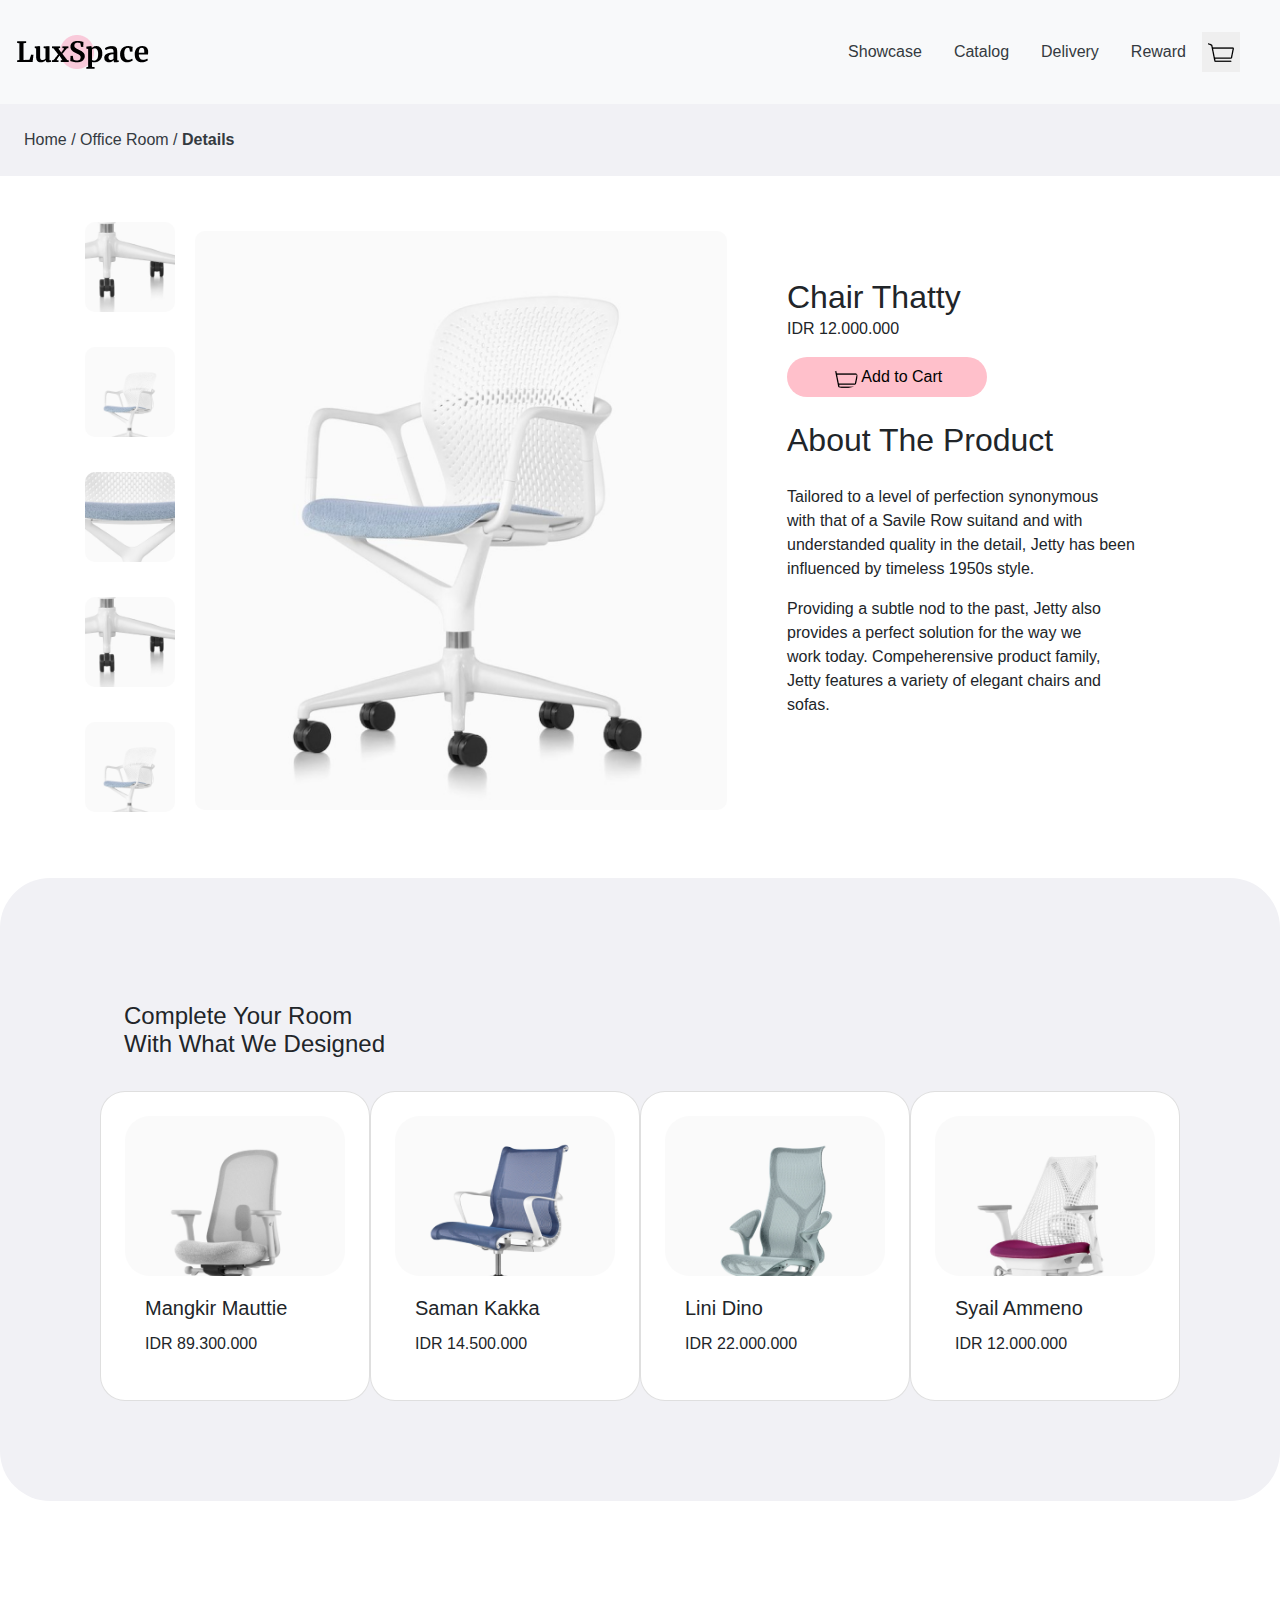
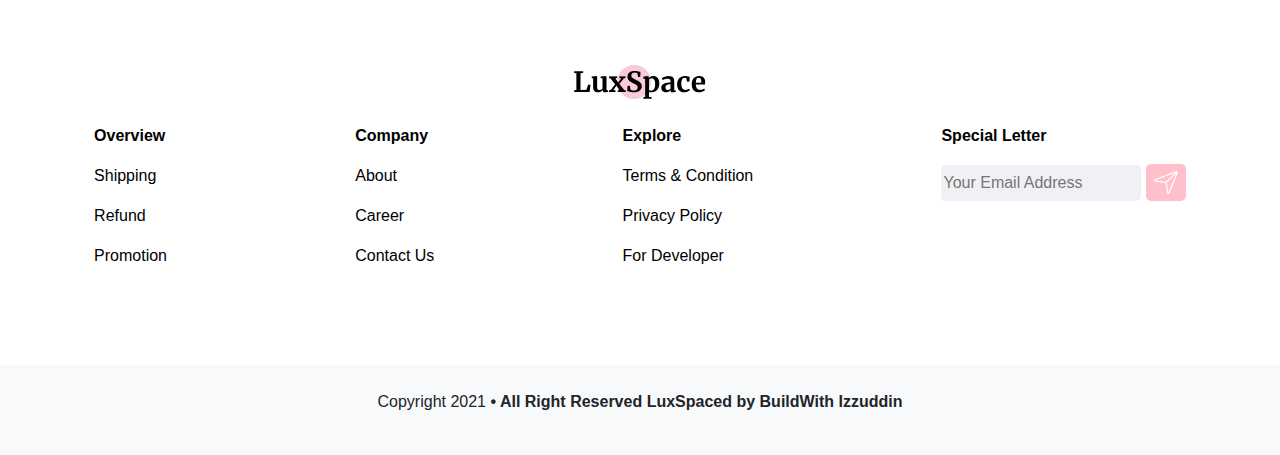
<file: BasicCSSBotstrap/index.html>
<!DOCTYPE html>
<html lang="en">
  <head>
    <meta charset="UTF-8" />
    <meta http-equiv="X-UA-Compatible" content="IE=edge" />
    <meta name="viewport" content="width=device-width, initial-scale=1.0" />
    <link rel="stylesheet" href="https://cdn.jsdelivr.net/npm/bootstrap@4.0.0/dist/css/bootstrap.min.css"/>
    <link rel="stylesheet" href="css/style.css" />
    <title>CSS Practice</title>
  </head>
  <body>
    <nav class="navbar navbar-light bg-light justify-content-between">
        <div>
            <img src="assets/logo.png" alt="">
        </div>   
        <div class="d-flex p-4">
            <a class="nav-link text-dark" href="#">Showcase</a>
            <a class="nav-link text-dark" href="#">Catalog</a>
            <a class="nav-link text-dark" href="#">Delivery</a>
            <a class="nav-link text-dark" href="#">Reward</a> 
           <button style="border: 0px;"><img src="assets/cart-icon.png" alt=""></button> 
        </div>
      </nav>

    <div class="header p-4">
        <a class="text-dark" href="#" style="font-family: Verdana, Geneva, Tahoma, sans-serif;" >Home /</a>
        <a class="text-dark" href="#" style="font-family: Verdana, Geneva, Tahoma, sans-serif;">Office Room /</a>
        <a class=" text-dark" href="#"style="font-family: Verdana, Geneva, Tahoma, sans-serif;"><b>Details</b></a>
    </div>

    <div class="container">
      <div class="d-flex flex-column justify-content-around mt-4" style="width: 90px;">
        <img src="assets/side-1.png" alt="">
        <img src="assets/side-2.png" alt="">
        <img src="assets/side-3.png" alt="">
        <img src="assets/side-1.png" alt="">
        <img src="assets/side-2.png" alt="">
      </div>
      <div class="kursi">
        <img src="assets/chair.png" alt="kursi" width="95%" />
      </div>

      <div class="text">
        <h2>Chair Thatty</h2>
        <p>IDR 12.000.000</p>
        <button class="cart-button" type="submit" style="background-color: pink; border-radius: 25px; width: 200px; border: 0px; height: 40px; "> <img src="assets/cart-icon.png" alt=""> Add to Cart </button>
        <br>
        <h2>About The Product</h2>
        <br>
            <p>Tailored to a level of perfection synonymous <br>
            with that of a Savile Row suitand and with <br>
            understanded  quality in the detail, Jetty has been <br>
            influenced by timeless 1950s style.
            </p>
        
        <p> Providing a subtle nod to the past, Jetty also <br>
            provides a perfect solution for the way we <br>
            work today. Compeherensive product family, <br>
            Jetty features a variety of elegant chairs and <br>
            sofas.
        </p>
        </div>
    </div>
    <br><br>
    <div class="container-center">
        <div>
            <h4 class="p-4">Complete Your Room <br> With What We Designed</h4>
        </div>
        <div class=" d-flex justify-content-around">
        <div class="card  p-4" style="border-radius: 25px;">
            <img src="assets/chair-4.png" alt="" style="border-radius: 25px;">
            <div class="card-body">
              <h5 class="card-title">Mangkir Mauttie</h5>
              <p class="card-text">IDR 89.300.000</p>
            </div>
          </div>
          <div class="card p-4" style="border-radius: 25px;">
            <img src="assets/chair-3.png" alt="" style="border-radius: 25px;">
            <div class="card-body">
              <h5 class="card-title">Saman Kakka</h5>
              <p class="card-text">IDR 14.500.000</p>
            </div>
          </div>
          <div class="card p-4" style="border-radius: 25px;">
            <img src="assets/chair-2.png" alt="" style="border-radius: 25px;">
            <div class="card-body">
              <h5 class="card-title">Lini Dino</h5>
              <p class="card-text">IDR 22.000.000</p>
            </div>
          </div>
          <div class="card p-4" style="border-radius: 25px;">
            <img src="assets/chair-1.png" alt="" style="border-radius: 25px;">
            <div class="card-body">
              <h5 class="card-title">Syail Ammeno</h5>
              <p class="card-text">IDR 12.000.000</p>
            </div>
        </div>
          </div>
    </div>
    
    <br><br><br><br><br>
  
    <div class="footer">
        <br>
        <center>
           <img src="assets/logo.png" alt="">
        </center>       
        <br>
        <div class="isi-footer">
            <div>
                <p><b>Overview</b></p>
                <p>Shipping</p>     
                <p>Refund</p>
                <p>Promotion</p>
            </div>
            <div>
                <p><b>Company</b></p>
                <p>About</p>
                <p>Career</p>
                <p>Contact Us</p>
            </div>
            <div>
                <p><b>Explore</b></p>
                <p>Terms & Condition</p>
                <p>Privacy Policy</p>
                <p>For Developer</p> 
            </div>
            <div>
                <p><b>Special Letter</b></p>
                <input style="border: 0px; border-radius: 5px; width:200px; height: 36px;background-color: #f1f1f5; " type="gmail" placeholder="Your Email Address">
                <button style="border: 0px; border-radius: 5px; width:40px; height: 37px; background-color: pink; " type="submit"><img src="assets/tele-icon.png" alt=""></button>
            </div>        
        </div>  
    </div>
    <br>
    <div class="text-center bg-light" style="padding: 25px; " >
        <p>Copyright 2021 <span><b>• All Right Reserved LuxSpaced by BuildWith Izzuddin</b></span> </p>
    </div>
  </body>
</html>
</file>
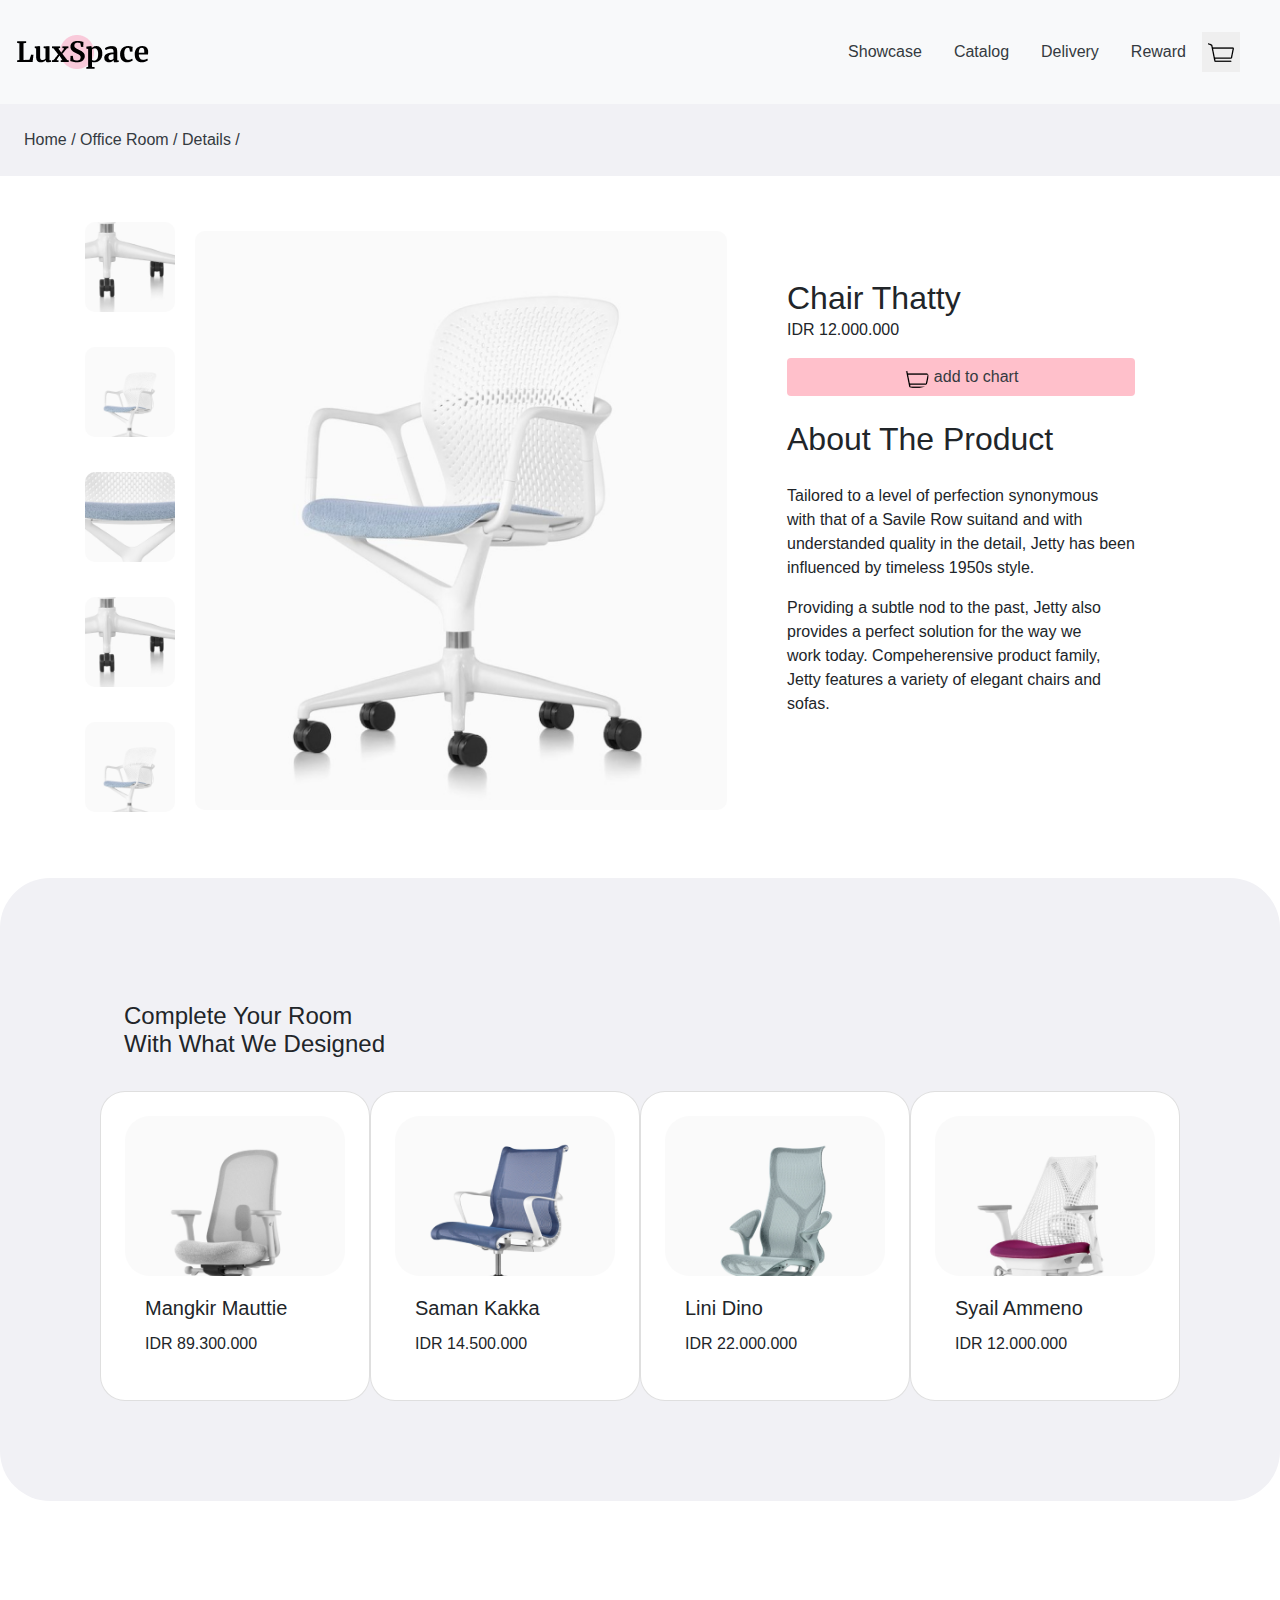
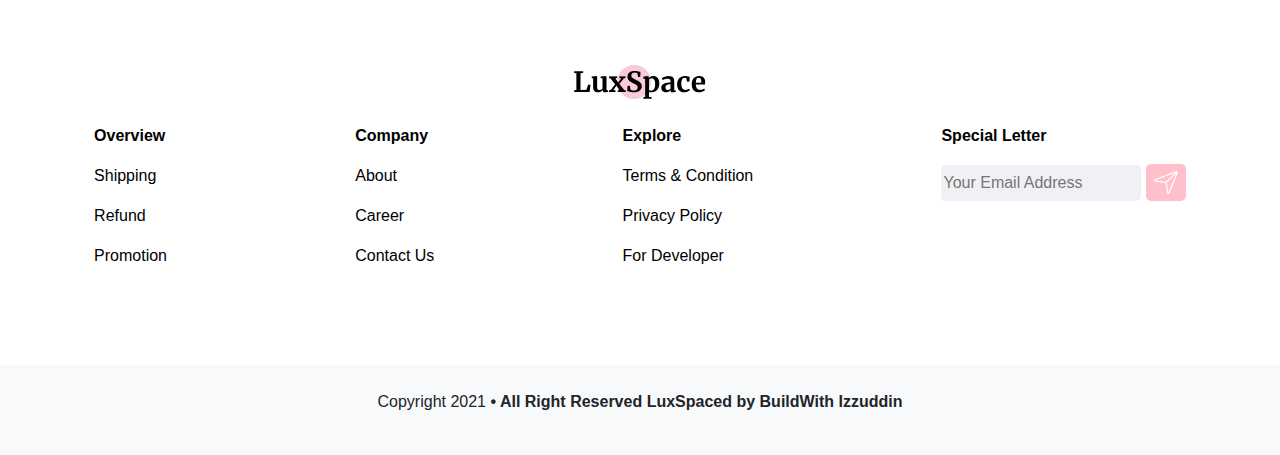
<file: BasicCSSBotstrap1/index.html>
<!DOCTYPE html>
<html lang="en">
  <head>
    <meta charset="UTF-8" />
    <meta http-equiv="X-UA-Compatible" content="IE=edge" />
    <meta name="viewport" content="width=device-width, initial-scale=1.0" />
    <link
      rel="stylesheet"
      href="https://cdn.jsdelivr.net/npm/bootstrap@4.0.0/dist/css/bootstrap.min.css"
    />
    <link rel="stylesheet" href="css/style.css" />
    <script src="https://ajax.googleapis.com/ajax/libs/jquery/3.6.0/jquery.min.js"></script>
    <script src="javascript.js"></script>
    <title>CSS Practice</title>
  </head>
  <body>
    <nav class="navbar navbar-light bg-light justify-content-between">
      <div>
        <img src="assets/logo.png" alt="" />
      </div>
      <div class="d-flex p-4">
        <a class="nav-link text-dark" href="#">Showcase</a>
        <a class="nav-link text-dark" href="#">Catalog</a>
        <a class="nav-link text-dark" href="#">Delivery</a>
        <a class="nav-link text-dark" href="#">Reward</a>
        <button style="border: 0px">
          <img src="assets/cart-icon.png" alt="" />
        </button>
      </div>
    </nav>

    <div class="alert alert-success alert-dismissible d-none" id="divAlert">
      <button type="button" class="close" data-dismiss="alert" id="btnClose">
        &times;
      </button>
      <p id="alertText"></p>
    </div>

    <div class="header p-4">
      <a
        class="text-dark"
        href="#"
        style="font-family: Verdana, Geneva, Tahoma, sans-serif"
        >Home /</a
      >
      <a
        class="text-dark"
        href="#"
        style="font-family: Verdana, Geneva, Tahoma, sans-serif"
        >Office Room /</a
      >
      <a
        class="text-dark"
        href="#"
        style="font-family: Verdana, Geneva, Tahoma, sans-serif"
        >Details /</a
      >
      <!-- <a
        class="text-dark"
        href="#"
        style="font-family: Verdana, Geneva, Tahoma, sans-serif"
        >Shipping
      </a> -->
    </div>

    <div class="container">
      <div
        class="d-flex flex-column justify-content-around mt-4"
        style="width: 90px"
      >
        <img src="assets/side-1.png" alt="" />
        <img src="assets/side-2.png" alt="" />
        <img src="assets/side-3.png" alt="" />
        <img src="assets/side-1.png" alt="" />
        <img src="assets/side-2.png" alt="" />
      </div>
      <div class="kursi">
        <img id="chair-id" src="assets/chair.png" alt="kursi" width="95%" />
      </div>

      <div class="text">
        <h2>Chair Thatty</h2>
        <p>IDR 12.000.000</p>
       <a href="shipping.html" class="btn text-dark" style="background-color: pink;"><img src="assets/cart-icon.png" alt=""> add to chart</a>
        <br />
        <h2>About The Product</h2>
        <br />
        <p>
          Tailored to a level of perfection synonymous <br />
          with that of a Savile Row suitand and with <br />
          understanded quality in the detail, Jetty has been <br />
          influenced by timeless 1950s style.
        </p>

        <p>
          Providing a subtle nod to the past, Jetty also <br />
          provides a perfect solution for the way we <br />
          work today. Compeherensive product family, <br />
          Jetty features a variety of elegant chairs and <br />
          sofas.
        </p>
      </div>
    </div>
    <br /><br />
    <div class="container-center">
      <div>
        <h4 class="p-4">
          Complete Your Room <br />
          With What We Designed
        </h4>
      </div>
      <div class="d-flex justify-content-around">
        <div class="card p-4" style="border-radius: 25px">
          <img id="mangkir-id" src="assets/chair-4.png" alt="" style="border-radius: 25px" />
          <div class="card-body">
            <h5 class="card-title">Mangkir Mauttie</h5>
            <p class="card-text">IDR 89.300.000</p>
          </div>
        </div>
        <div class="card p-4" style="border-radius: 25px">
          <img id="saman-id" src="assets/chair-3.png" alt="" style="border-radius: 25px" />
          <div class="card-body">
            <h5 class="card-title">Saman Kakka</h5>
            <p class="card-text">IDR 14.500.000</p>
          </div>
        </div>
        <div class="card p-4" style="border-radius: 25px">
          <img id="lini-id" src="assets/chair-2.png" alt="" style="border-radius: 25px" />
          <div class="card-body">
            <h5 class="card-title">Lini Dino</h5>
            <p class="card-text">IDR 22.000.000</p>
          </div>
        </div>
        <div class="card p-4" style="border-radius: 25px">
          <img id="syail-id" src="assets/chair-1.png" alt="" style="border-radius: 25px" />
          <div class="card-body">
            <h5 class="card-title">Syail Ammeno</h5>
            <p class="card-text">IDR 12.000.000</p>
          </div>
        </div>
      </div>
    </div>

    <br /><br /><br /><br /><br />

    <div class="footer">
      <br />
      <center>
        <img src="assets/logo.png" alt="" />
      </center>
      <br />
      <div class="isi-footer">
        <div>
          <p><b>Overview</b></p>
          <p>Shipping</p>
          <p>Refund</p>
          <p>Promotion</p>
        </div>
        <div>
          <p><b>Company</b></p>
          <p>About</p>
          <p>Career</p>
          <p>Contact Us</p>
        </div>
        <div>
          <p><b>Explore</b></p>
          <p>Terms & Condition</p>
          <p>Privacy Policy</p>
          <p>For Developer</p>
        </div>
        <div>
          <p><b>Special Letter</b></p>
          <input
            style="
              border: 0px;
              border-radius: 5px;
              width: 200px;
              height: 36px;
              background-color: #f1f1f5;
            "
            type="email" id="inputNama"
            placeholder="Your Email Address"
          />
          <button
            id="btnAlert"
            style="
              border: 0px;
              border-radius: 5px;
              width: 40px;
              height: 37px;
              background-color: pink;
            "
            type="submit"
          >
            <img src="assets/tele-icon.png" alt="" />
          </button>
        </div>
      </div>
    </div>
    <br />
    <div class="text-center bg-light" style="padding: 25px">
      <p>
        Copyright 2021
        <span><b>• All Right Reserved LuxSpaced by BuildWith Izzuddin</b></span>
      </p>
    </div>
  </body>
</html>
</file>
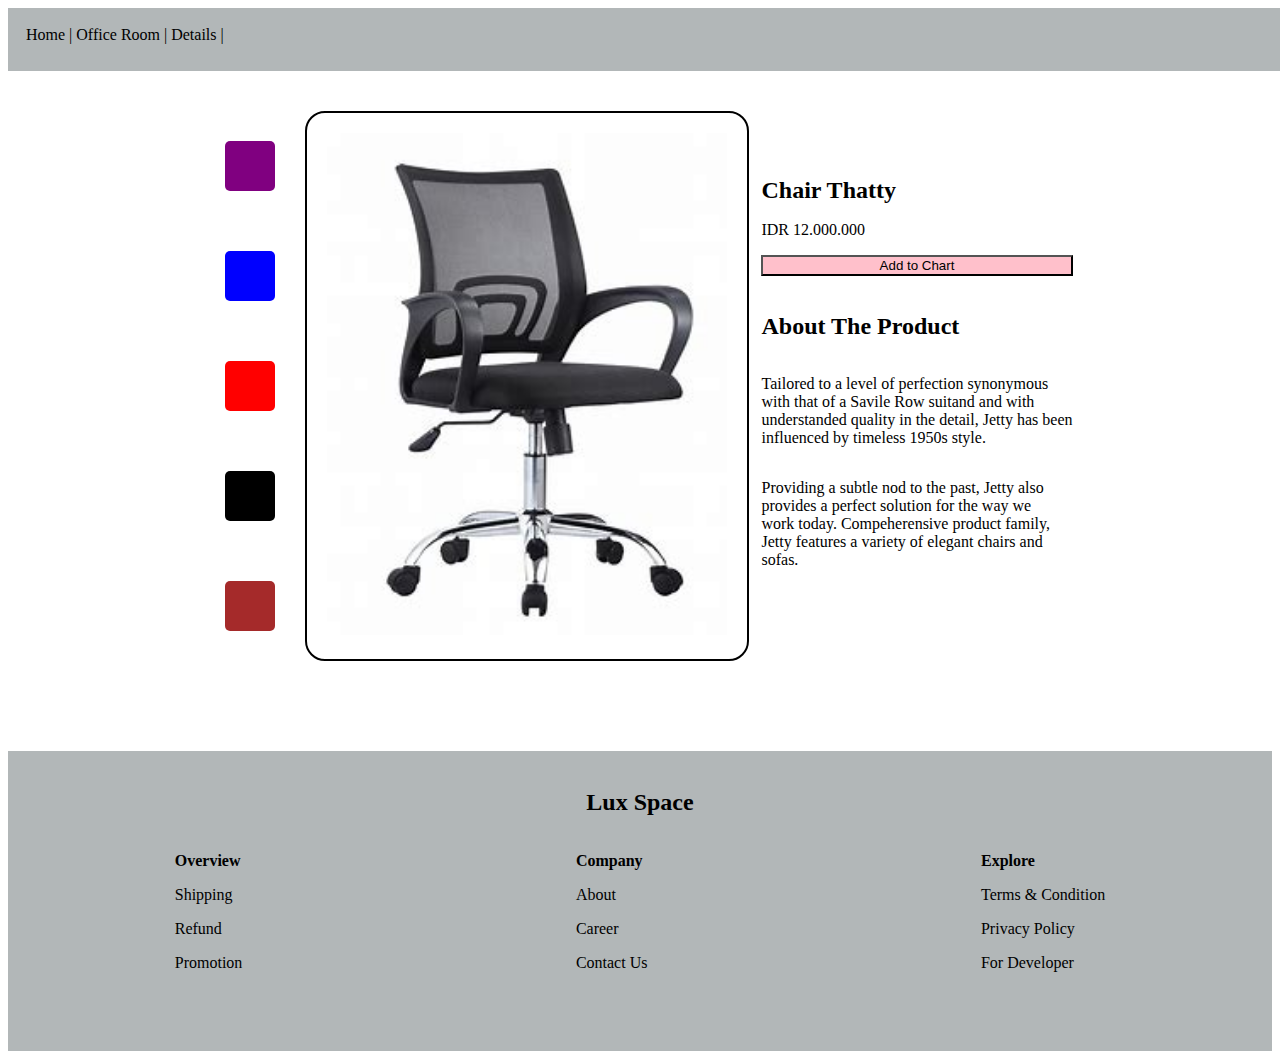
<file: BasicCSSPractice/index.html>
<!DOCTYPE html>
<html lang="en">
  <head>
    <meta charset="UTF-8" />
    <meta http-equiv="X-UA-Compatible" content="IE=edge" />
    <meta name="viewport" content="width=device-width, initial-scale=1.0" />
    <link rel="stylesheet" href="style.css" />
    <title>CSS Practice</title>
  </head>
  <body>
    <div class="header">
      <a href="#" style="color: black">Home | </a>
      <a href="#" style="color: black">Office Room | </a>
      <a href="#" style="color: black">Details | </a>
    </div>

    <div class="container">
      <div class="warna">
        <div class="ungu"></div>
        <div class="biru"></div>
        <div class="merah"></div>
        <div class="hitam"></div>
        <div class="coklat"></div>
      </div>
      <div class="kursi">
        <img src="assets/kursi.jpg" alt="kursi" width="100%" />
      </div>

      <div class="text">
        <h2>Chair Thatty</h2>
        <p>IDR 12.000.000</p>
        <button type="submit" style="background-color: pink;"">Add to Chart</button>
        <br>
        <h2>About The Product</h2>
        <br>
            <p>Tailored to a level of perfection synonymous <br>
            with that of a Savile Row suitand and with <br>
            understanded  quality in the detail, Jetty has been <br>
            influenced by timeless 1950s style.
            </p>
        
        <p> Providing a subtle nod to the past, Jetty also <br>
            provides a perfect solution for the way we <br>
            work today. Compeherensive product family, <br>
            Jetty features a variety of elegant chairs and <br>
            sofas.
        </p>
        </div>
    </div>  

    <br><br><br><br><br>
  
    <div>
        
    </div>
    <div class="footer">
        <br>
        <center>
            <h2><b>Lux Space</b></h2>
        </center>       
        
        <div class="isi-footer">
            <div>
                <p><b>Overview</b></p>
                <p>Shipping</p>     
                <p>Refund</p>
                <p>Promotion</p>
            </div>
            <div>
                <p><b>Company</b></p>
                <p>About</p>
                <p>Career</p>
                <p>Contact Us</p>
            </div>
            <div>
                <p><b>Explore</b></p>
                <p>Terms & Condition</p>
                <p>Privacy Policy</p>
                <p>For Developer</p>
            </div>
            
        </div>
    </div>
  </body>
</html>
</file>
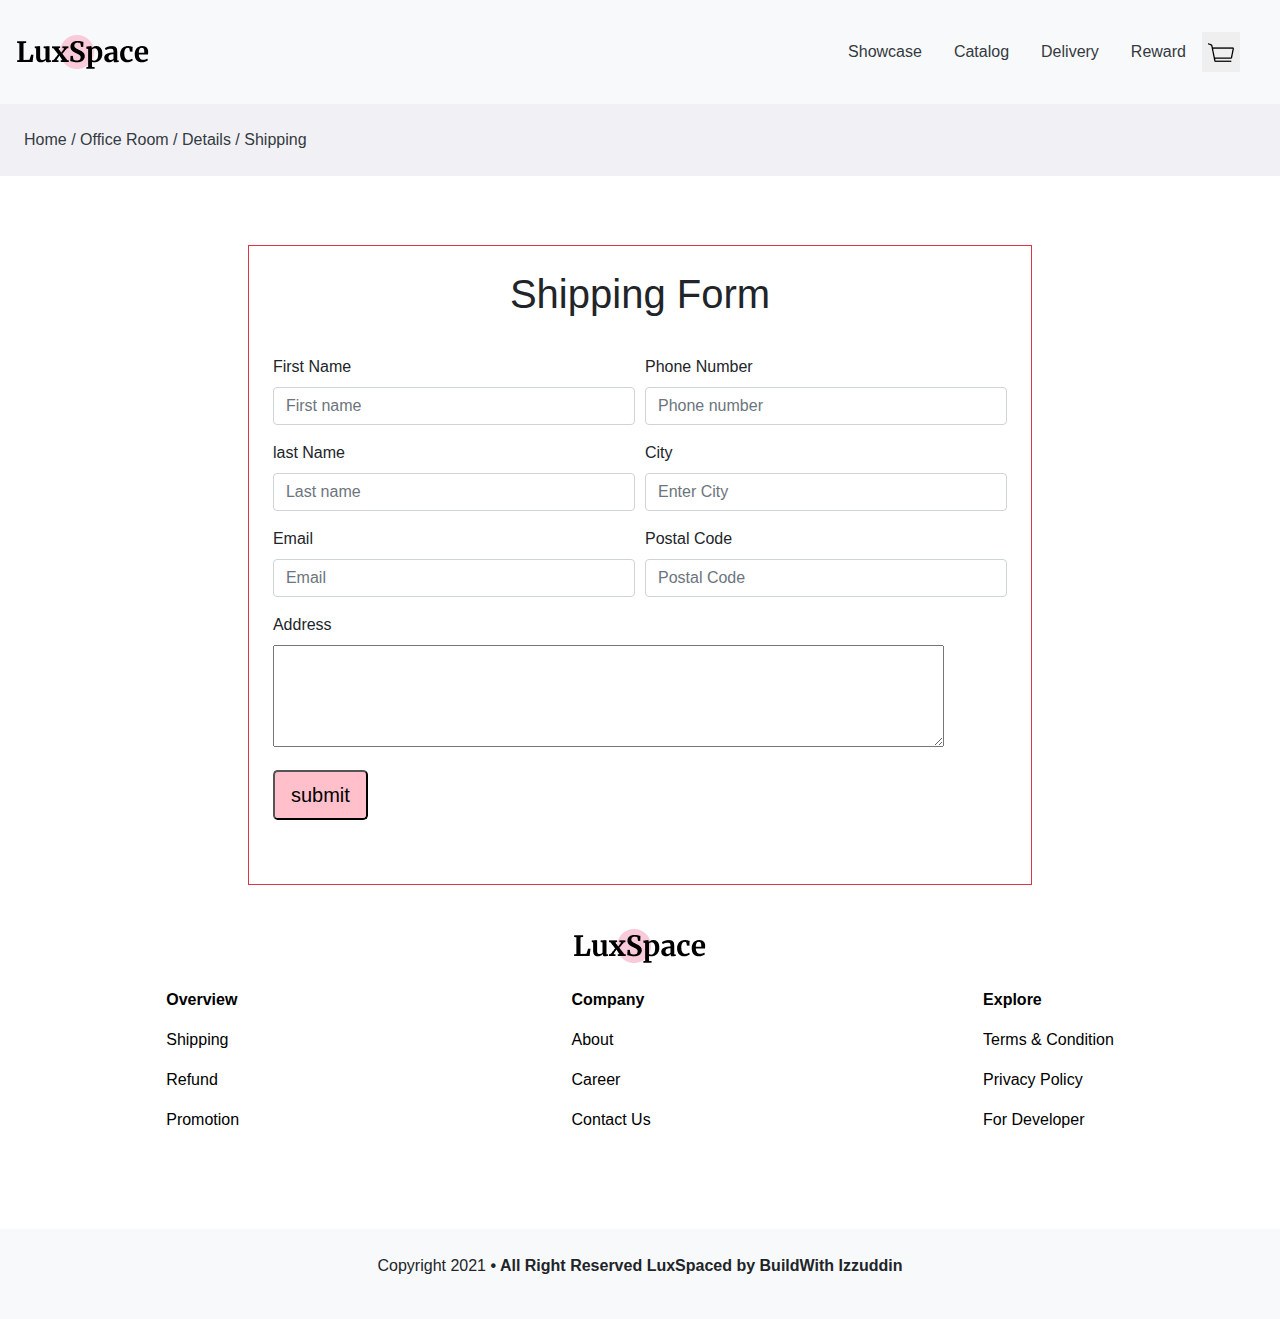
<file: BasicCSSBotstrap1/shipping.html>
<!DOCTYPE html>
<html lang="en">
  <head>
    <meta charset="UTF-8" />
    <meta http-equiv="X-UA-Compatible" content="IE=edge" />
    <meta name="viewport" content="width=device-width, initial-scale=1.0" />
    <link
      rel="stylesheet"
      href="https://cdn.jsdelivr.net/npm/bootstrap@4.0.0/dist/css/bootstrap.min.css"
    />
    <link rel="stylesheet" href="css/style.css" />
    <script src="https://ajax.googleapis.com/ajax/libs/jquery/3.6.0/jquery.min.js"></script>
    <script src="javascript.js"></script>
    <title>CSS Practice</title>
  </head>
  <body>
    <nav class="navbar navbar-light bg-light justify-content-between">
      <div>
        <img src="assets/logo.png" alt="" />
      </div>
      <div class="d-flex p-4">
        <a class="nav-link text-dark" href="#">Showcase</a>
        <a class="nav-link text-dark" href="#">Catalog</a>
        <a class="nav-link text-dark" href="#">Delivery</a>
        <a class="nav-link text-dark" href="#">Reward</a>
        <button style="border: 0px">
          <img src="assets/cart-icon.png" alt="" />
        </button>
      </div>
    </nav>

    <div class="header p-4">
      <a
        class="text-dark"
        href="#"
        style="font-family: Verdana, Geneva, Tahoma, sans-serif"
        >Home /</a
      >
      <a
        class="text-dark"
        href="#"
        style="font-family: Verdana, Geneva, Tahoma, sans-serif"
        >Office Room /</a
      >
      <a
        class="text-dark"
        href="#"
        style="font-family: Verdana, Geneva, Tahoma, sans-serif"
        >Details /</a
      >
      <a
        class="text-dark"
        href="index.html"
        style="font-family: Verdana, Geneva, Tahoma, sans-serif"
        >Shipping
      </a>
    </div>

    <div class="alert alert-success alert-dismissible d-none" id="alert" style="justify-content:center;">
      <center>
      <h2 id="alerttext"></h2>
      <h5 id="alerttext1"></h5>
      <a href="index.html"><button type="button" class="btn btn-outline-warning">Back</button></a>
    </center>
    </div>
    

    <!-- shipping form -->
    <div
      id="form-id"
      class="p-4 border border-danger"
      style="width: fit-content; margin: auto; margin-top: 5%"
    >
      <div>
        <h1 style="text-align: center; margin-bottom: 5%">Shipping Form</h1>
      </div>
      <form>
        <div class="form-row d-flex">
          <div class="col-md-6 mb-3">
            <label for="validationDefault01">First Name</label>
            <input
            id="firstname"
              type="text"
              class="form-control"
              id="firstname"
              placeholder="First name"
              value="" required
            />
          </div>
          <div class="col-md-6 mb-3">
            <label for="validationDefault02">Phone Number</label>
            <input
              type="text"
              class="form-control"
              id="phone"
              placeholder="Phone number"
              value=""
            />
          </div>
        </div>

        <div class="form-row">
          <div class="col-md-6 mb-3">
            <label for="validationDefault01">last Name</label>
            <input
            id="lastname"
              type="text"
              class="form-control"
              id="lastname"
              placeholder="Last name"
              value=""
            />
          </div>
          <div class="col-md-6 mb-3">
            <label for="validationDefault02">City</label>
            <input
              type="text"
              class="form-control"
              id="city"
              placeholder="Enter City"
              value=""
            />
          </div>
        </div>

        <div class="form-row">
          <div class="col-md-6 mb-3">
            <label for="validationDefault01">Email</label>
            <input
              type="text"
              class="form-control"
              id="email"
              placeholder="Email"
              value=""
            />
          </div>
          <div class="col-md-6 mb-3">
            <label for="validationDefault02">Postal Code</label>
            <input
              type="text"
              class="form-control"
              id="postal"
              placeholder="Postal Code"
              value=""
            />
          </div>
        </div>
        <div class="form-row">
          <div class="col-md-3 mb-3">
            <label for="">Address</label>
            <textarea
              style="overflow: auto"
              name=""
              id="address"
              cols="70"
              rows="4"
            required></textarea>
          </div>
        </div>
        <div>
          <button
            id="submitform"
            class="btn-lg mb-3"
            type="submit"
            style="background-color: pink"
          >
            submit
          </button>
        </div>
      </form>
                
    </div>

    <div class="footer">
      <br />
      <center>
        <img src="assets/logo.png" alt="" />
      </center>
      <br />
      <div class="isi-footer">
        <div>
          <p><b>Overview</b></p>
          <p>Shipping</p>
          <p>Refund</p>
          <p>Promotion</p>
        </div>
        <div>
          <p><b>Company</b></p>
          <p>About</p>
          <p>Career</p>
          <p>Contact Us</p>
        </div>
        <div>
          <p><b>Explore</b></p>
          <p>Terms & Condition</p>
          <p>Privacy Policy</p>
          <p>For Developer</p>
        </div>
    
        </div>
      </div>
    </div>
    <br />
    <div class="text-center bg-light" style="padding: 25px">
      <p>
        Copyright 2021
        <span><b>• All Right Reserved LuxSpaced by BuildWith Izzuddin</b></span>
      </p>
    </div>
  </body>
</html>
</file>
<file: BasicCSSBotstrap/css/style.css>
/* Syle CSS*/

.header {
    width: 100vw;
    background-color:#f1f1f5;
    color: black;
    border-bottom: 5px solid white;

}


.header a {
    text-decoration: none;
}

.container {
    display: flex;
    flex-direction: row;
}

.container img {
    border-radius: 10px;
}


.kursi {
        /* border: 2px solid black; */
        padding: 20px;
        width: 600px;
        border-radius: 20px;
        justify-content: lef;
        margin-top: 30px;
        
}

.text {
    display: flex;
    flex-direction: column;
    justify-content: center;
    margin-bottom: 30px;
    margin: 10px;
    padding: 2px;
    font-family: Verdana, Geneva, Tahoma, sans-serif;
}

.text cart-button {
    border: 0px;
}

.text h2 {
    margin-bottom: 1px;
}


.container-center {
    background-color:#f1f1f5;
    padding: 100px;
    justify-content: space-around;
    border-radius:50px;
}
.footer { 
    height: 300px;
    color: black;
    margin-top: 20px;
}

.isi-footer {
    display: flex;
    justify-content: space-around;
}
</file>
<file: BasicCSSBotstrap1/css/style.css>
/* Syle CSS*/

.header {
    width: 100vw;
    background-color:#f1f1f5;
    color: black;
    border-bottom: 5px solid white;

}


.header a {
    text-decoration: none;
}

.container {
    display: flex;
    flex-direction: row;
}

.container img {
    border-radius: 10px;
}


.kursi {
        /* border: 2px solid black; */
        padding: 20px;
        width: 600px;
        border-radius: 20px;
        justify-content: lef;
        margin-top: 30px;
        
}

.text {
    display: flex;
    flex-direction: column;
    justify-content: center;
    margin-bottom: 30px;
    margin: 10px;
    padding: 2px;
    font-family: Verdana, Geneva, Tahoma, sans-serif;
}

.text cart-button {
    border: 0px;
}

.text h2 {
    margin-bottom: 1px;
}


.container-center {
    background-color:#f1f1f5;
    padding: 100px;
    justify-content: space-around;
    border-radius:50px;
}
.footer { 
    height: 300px;
    color: black;
    margin-top: 20px;
}

.isi-footer {
    display: flex;
    justify-content: space-around;
}
</file>
<file: BasicCSSPractice/style.css>
/* Syle CSS*/

.header {
    width: 97vw;
    padding: 2vh;
    height: 3vh;
    background-color:hsl(190, 4%, 71%);
    color: black;
    border-bottom: 10px solid white;
    transition: all .100s ease;
}

.header a {
    text-decoration: none;
}

.container {
    display: flex;
    flex-direction: row;
    justify-content: center;
}

.warna{
    display: flex;
    flex-direction: column;
    margin-top: 30px;
}

.kursi {
        border: 2px solid black;
        padding: 20px;
        width: 400px;
        border-radius: 20px;
        justify-content: center;
        margin-top: 30px;
        
}

.ungu {
    background-color: purple;
    margin: 30px;
    padding: 20px;
    width: 10px;
    height: 10px;
    border-radius: 5px;
}
.biru {
    background-color: blue;
    margin: 30px;
    padding: 20px;
    width: 10px;
    height: 10px;
    border-radius: 5px;
}.merah {
    background-color: red;
    margin: 30px;
    padding: 20px;
    width: 10px;
    height: 10px;
    border-radius: 5px;
}.hitam {
    background-color: black;
    margin: 30px;
    padding: 20px;
    width: 10px;
    height: 10px;
    border-radius: 5px;
}.coklat {
    background-color: brown;
    margin: 30px;
    padding: 20px;
    width: 10px;
    height: 10px;
    border-radius: 5px;
}

.text {
    display: flex;
    flex-direction: column;
    justify-content: center;
    margin-bottom: 30px;
    margin: 10px;
    padding: 2px;
}

.text h2 {
    margin-bottom: 1px;
}

.footer { 
    height: 300px;
    background-color: hsl(190, 4%, 71%);
    color: black;
}

.isi-footer {
    display: flex;
    justify-content: space-around;
}
</file>
